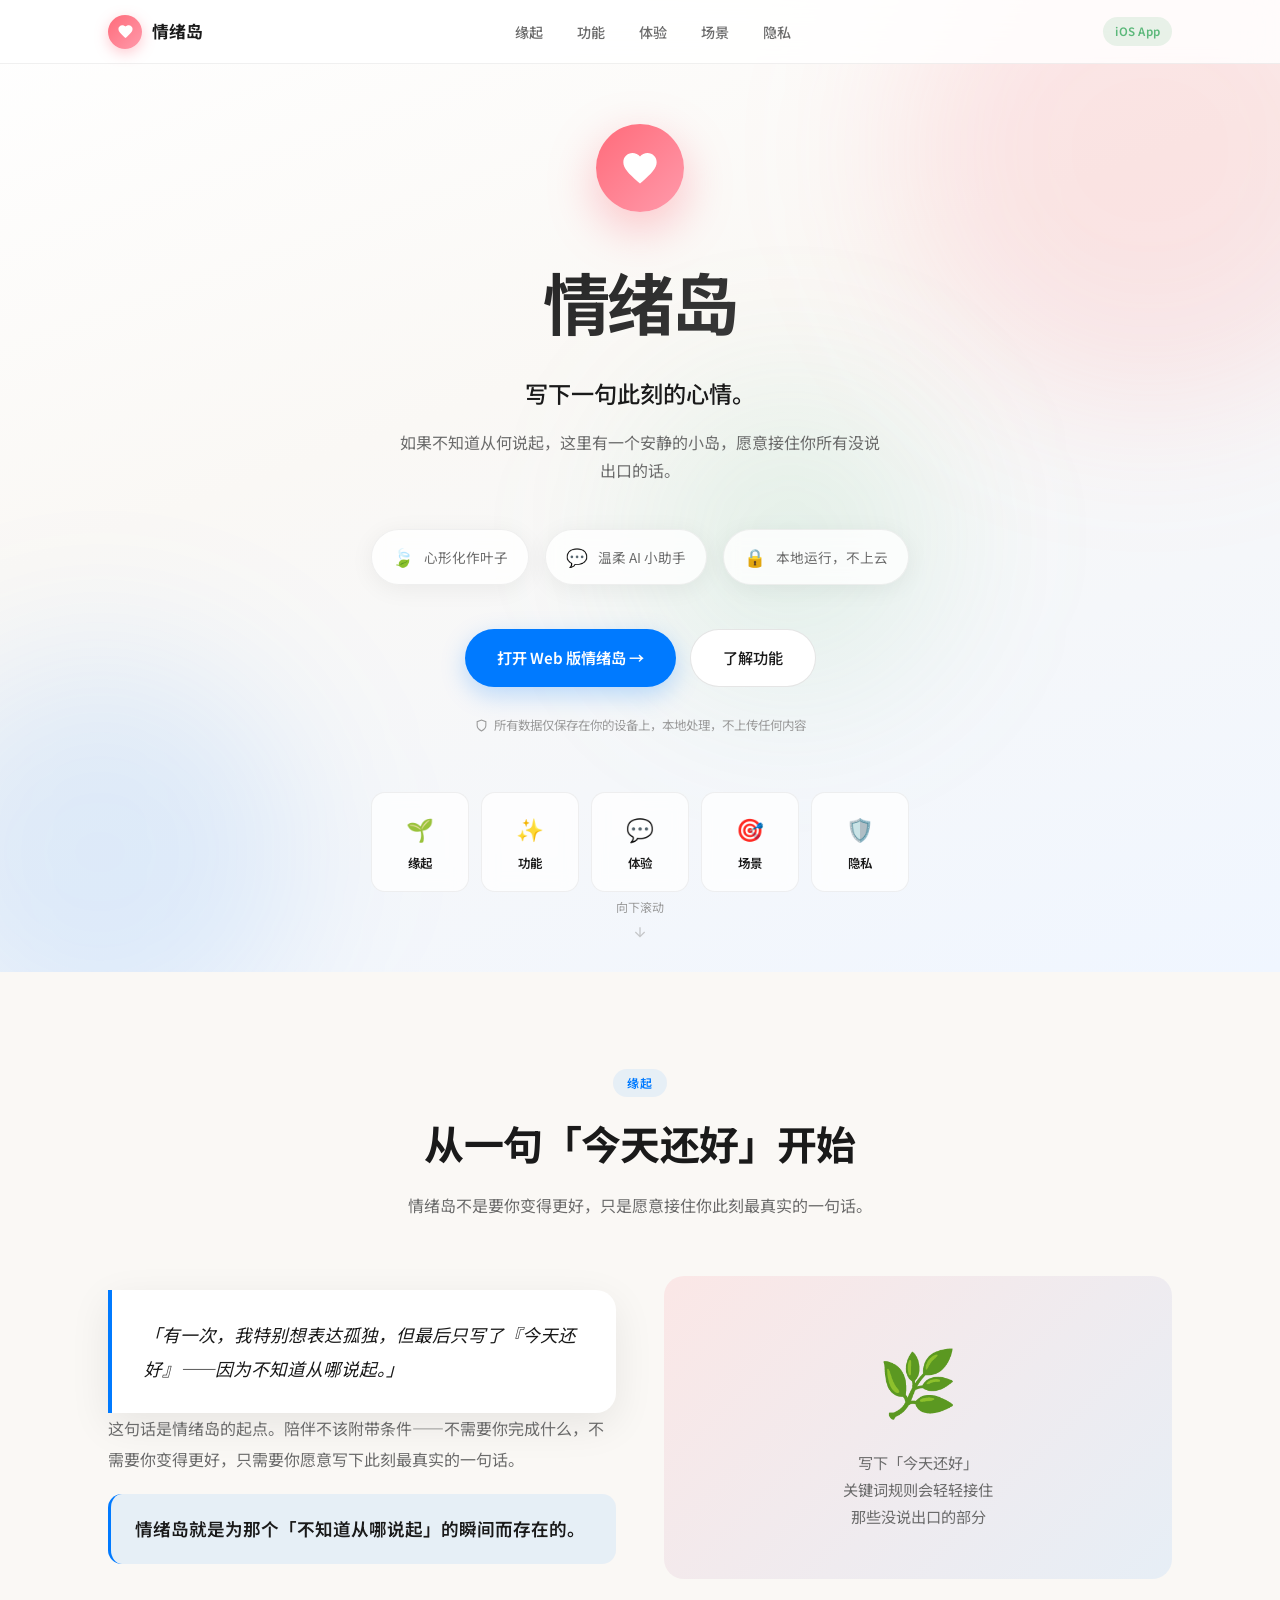
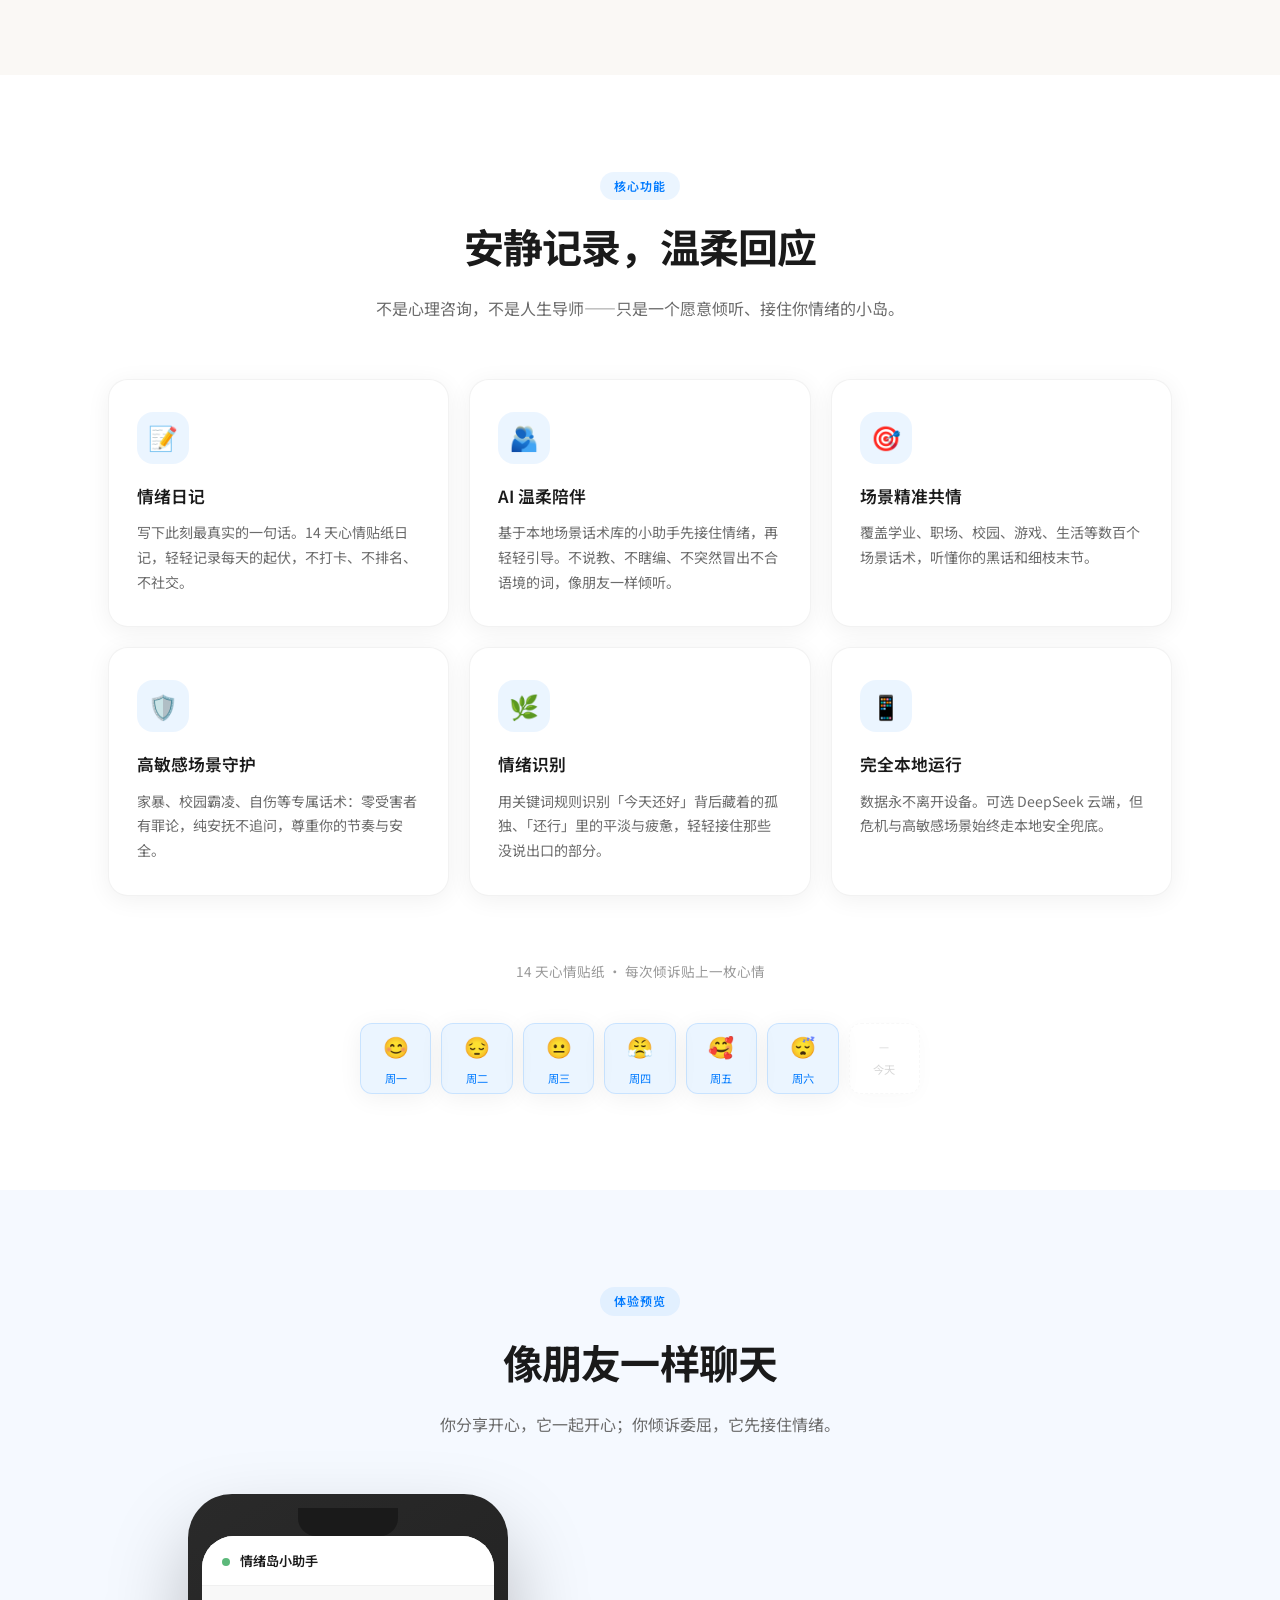
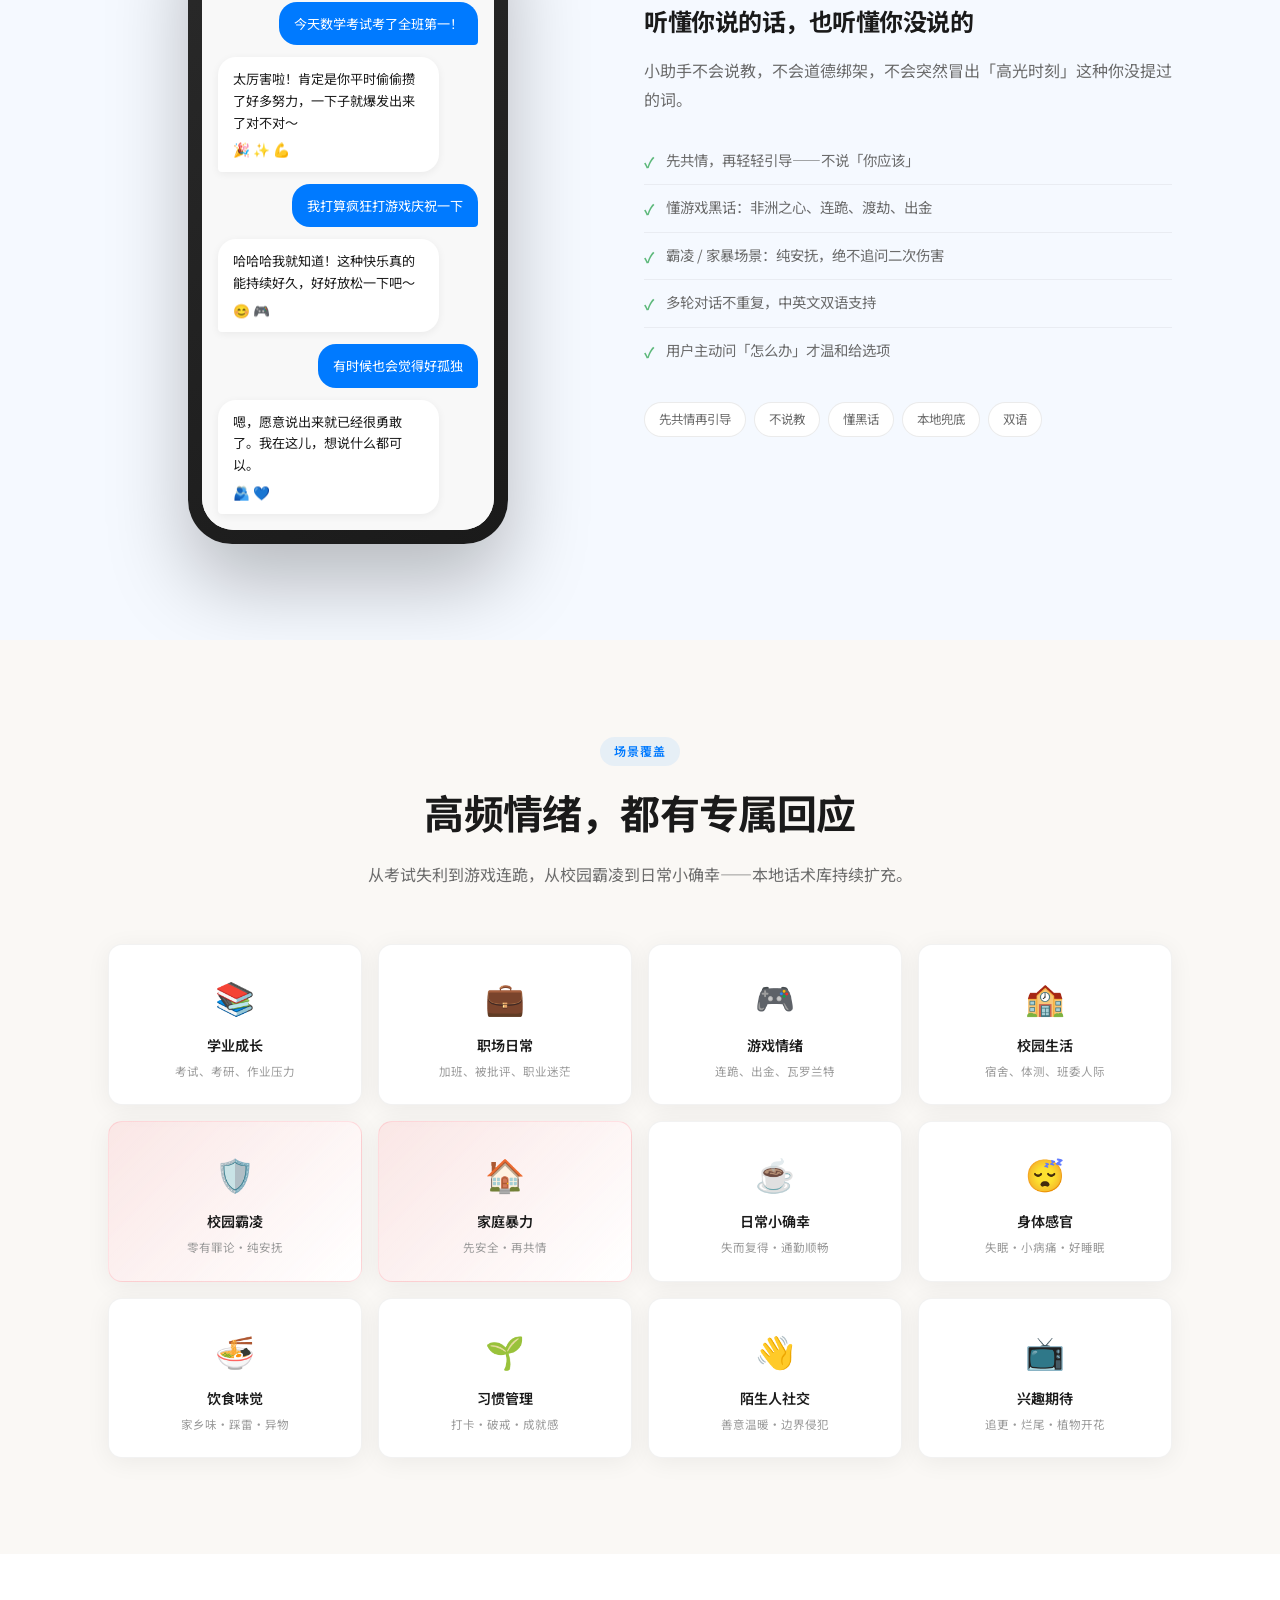
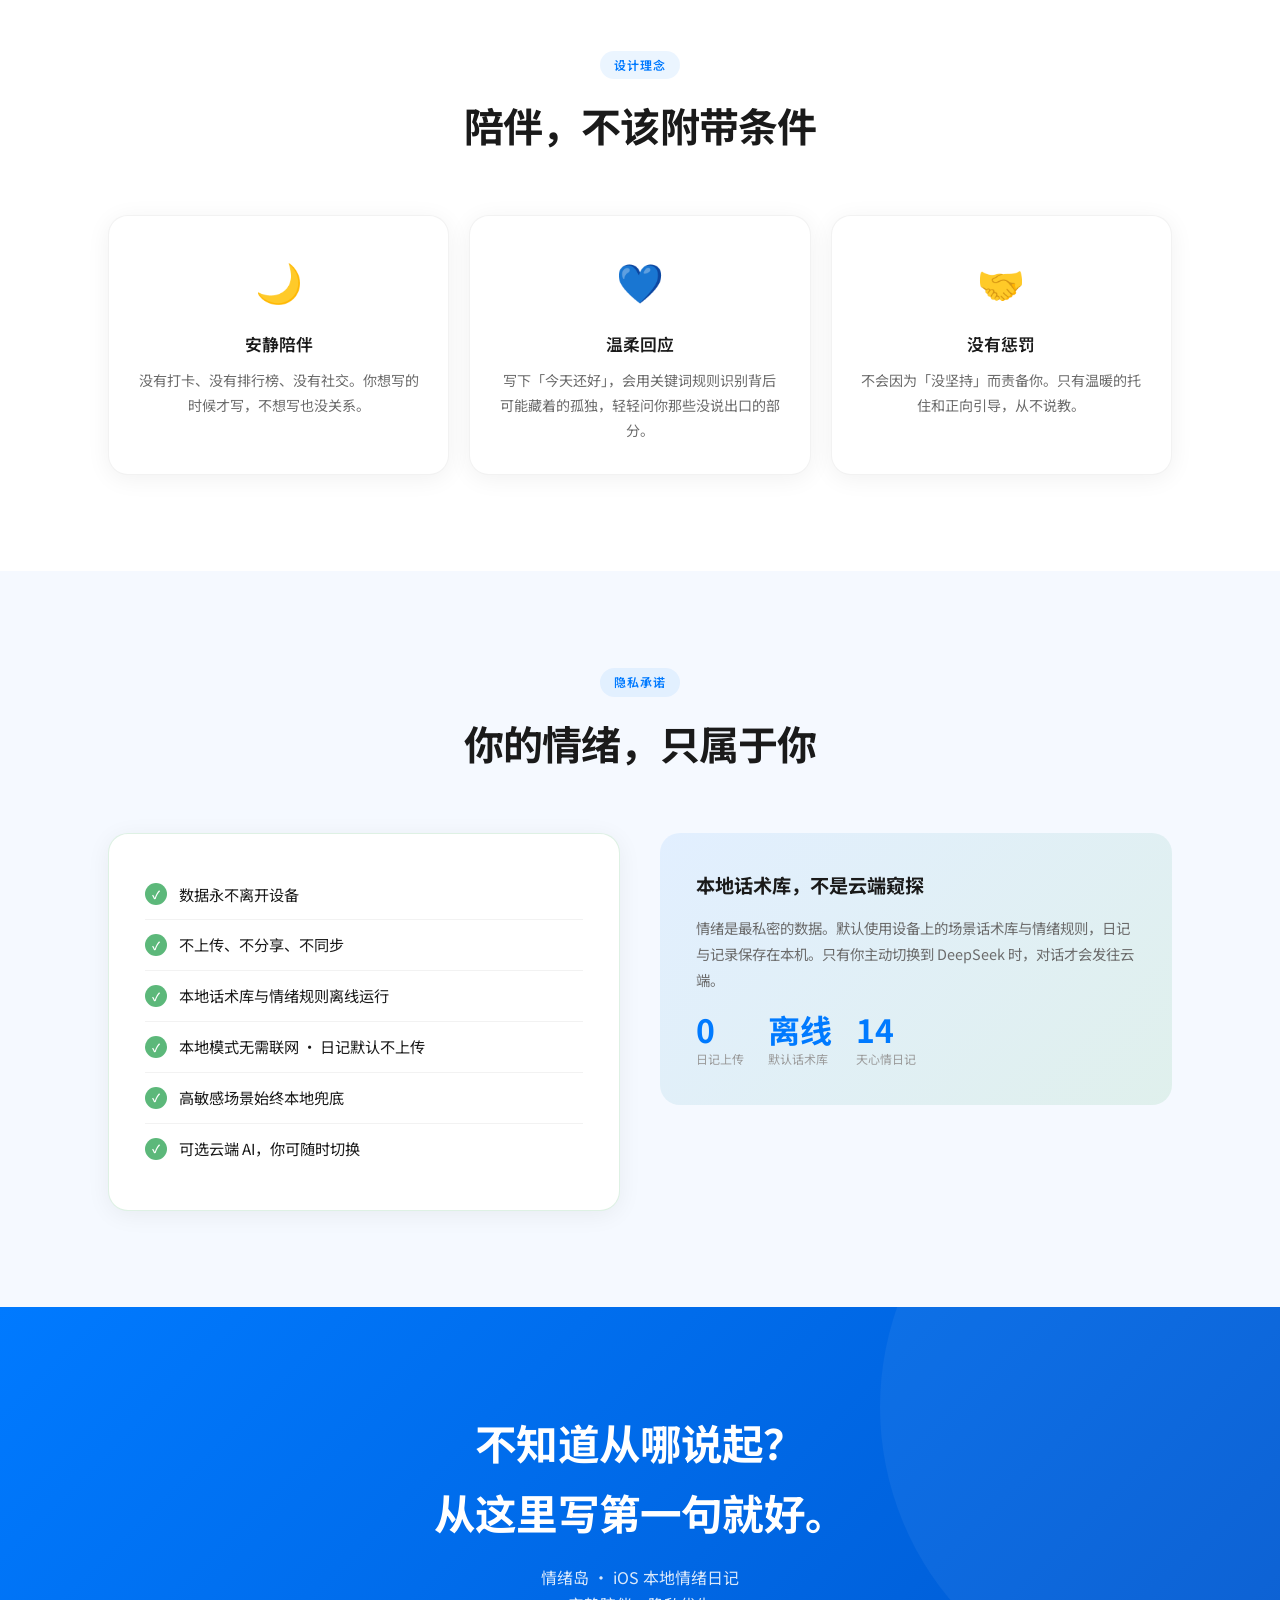
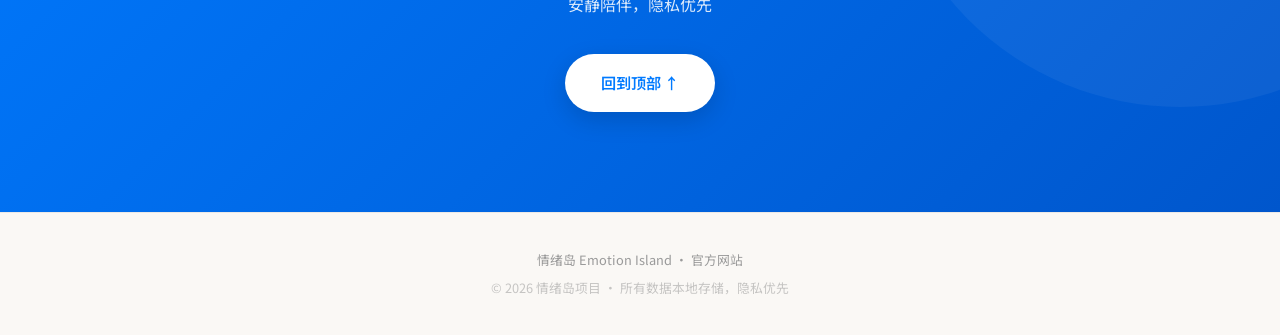
<file: index.html>
<!DOCTYPE html>
<html lang="zh-CN">
<head>
  <meta charset="UTF-8" />
  <meta name="viewport" content="width=device-width, initial-scale=1.0" />
  <meta name="description" content="情绪岛 — 安静的情绪日记，本地话术库温柔陪伴，接住你没说出口的话。" />
  <meta property="og:title" content="情绪岛 · Emotion Island" />
  <meta property="og:description" content="写下一句此刻的心情。本地运行，温柔陪伴，隐私优先。" />
  <title>情绪岛 · Emotion Island</title>
  <link rel="icon" href="favicon.svg" type="image/svg+xml" />
  <link rel="preconnect" href="https://fonts.googleapis.com" />
  <link rel="preconnect" href="https://fonts.gstatic.com" crossorigin />
  <link href="https://fonts.googleapis.com/css2?family=Noto+Sans+SC:wght@300;400;500;600;700&display=swap" rel="stylesheet" />
  <link rel="stylesheet" href="css/style.css" />
</head>
<body>

  <nav>
    <div class="nav-inner">
      <a href="#" class="logo">
        <div class="logo-icon">
          <svg viewBox="0 0 24 24"><path d="M12 21.35l-1.45-1.32C5.4 15.36 2 12.28 2 8.5 2 5.42 4.42 3 7.5 3c1.74 0 3.41.81 4.5 2.09C13.09 3.81 14.76 3 16.5 3 19.58 3 22 5.42 22 8.5c0 3.78-3.4 6.86-8.55 11.54L12 21.35z"/></svg>
        </div>
        情绪岛
      </a>
      <ul class="nav-links" id="navLinks">
        <li><a href="#origin">缘起</a></li>
        <li><a href="#features">功能</a></li>
        <li><a href="#demo">体验</a></li>
        <li><a href="#scenarios">场景</a></li>
        <li><a href="#privacy">隐私</a></li>
      </ul>
      <div class="nav-right">
        <span class="nav-badge">iOS App</span>
        <button class="menu-btn" id="menuBtn" aria-label="菜单">
          <svg width="22" height="22" viewBox="0 0 24 24" fill="none" stroke="#333" stroke-width="2">
            <line x1="3" y1="6" x2="21" y2="6"/><line x1="3" y1="12" x2="21" y2="12"/><line x1="3" y1="18" x2="21" y2="18"/>
          </svg>
        </button>
      </div>
    </div>
  </nav>

  <!-- ── Hero ── -->
  <header class="hero" id="top">
    <div class="hero-blob hero-blob-1"></div>
    <div class="hero-blob hero-blob-2"></div>
    <div class="hero-blob hero-blob-3"></div>

    <div class="container">
      <div class="hero-heart">
        <svg viewBox="0 0 24 24"><path d="M12 21.35l-1.45-1.32C5.4 15.36 2 12.28 2 8.5 2 5.42 4.42 3 7.5 3c1.74 0 3.41.81 4.5 2.09C13.09 3.81 14.76 3 16.5 3 19.58 3 22 5.42 22 8.5c0 3.78-3.4 6.86-8.55 11.54L12 21.35z"/></svg>
      </div>
      <h1>情绪岛</h1>
      <p class="hero-sub">写下一句此刻的心情。</p>
      <p class="hero-desc">如果不知道从何说起，这里有一个安静的小岛，愿意接住你所有没说出口的话。</p>

      <div class="hero-features">
        <div class="hero-feat"><span class="hero-feat-icon">🍃</span>心形化作叶子</div>
        <div class="hero-feat"><span class="hero-feat-icon">💬</span>温柔 AI 小助手</div>
        <div class="hero-feat"><span class="hero-feat-icon">🔒</span>本地运行，不上云</div>
      </div>

      <div class="hero-actions">
        <a href="app/" class="btn-primary">打开 Web 版情绪岛 →</a>
        <a href="#features" class="btn-ghost">了解功能</a>
      </div>

      <p class="privacy-note">
        <svg width="13" height="13" viewBox="0 0 24 24" fill="none" stroke="currentColor" stroke-width="2"><path d="M12 22s8-4 8-10V5l-8-3-8 3v7c0 6 8 10 8 10z"/></svg>
        所有数据仅保存在你的设备上，本地处理，不上传任何内容
      </p>

      <div class="hero-quick">
        <a href="#origin" class="quick-card"><div class="qc-icon">🌱</div><div class="qc-label">缘起</div></a>
        <a href="#features" class="quick-card"><div class="qc-icon">✨</div><div class="qc-label">功能</div></a>
        <a href="#demo" class="quick-card"><div class="qc-icon">💬</div><div class="qc-label">体验</div></a>
        <a href="#scenarios" class="quick-card"><div class="qc-icon">🎯</div><div class="qc-label">场景</div></a>
        <a href="#privacy" class="quick-card"><div class="qc-icon">🛡️</div><div class="qc-label">隐私</div></a>
      </div>
    </div>

    <div class="scroll-hint">
      <span>向下滚动</span>
      <svg width="16" height="16" viewBox="0 0 24 24" fill="none" stroke="currentColor" stroke-width="2"><path d="M12 5v14M5 12l7 7 7-7"/></svg>
    </div>
  </header>

  <!-- ── 缘起 ── -->
  <section id="origin" class="alt">
    <div class="container reveal">
      <div class="section-header">
        <span class="section-label">缘起</span>
        <h2 class="section-title">从一句「今天还好」开始</h2>
        <p class="section-desc">情绪岛不是要你变得更好，只是愿意接住你此刻最真实的一句话。</p>
      </div>

      <div class="origin-layout">
        <div>
          <div class="origin-quote">
            「有一次，我特别想表达孤独，但最后只写了『今天还好』——因为不知道从哪说起。」
          </div>
          <p class="origin-text">
            这句话是情绪岛的起点。陪伴不该附带条件——不需要你完成什么，不需要你变得更好，只需要你愿意写下此刻最真实的一句话。
          </p>
          <p class="origin-highlight">情绪岛就是为那个「不知道从哪说起」的瞬间而存在的。</p>
        </div>
        <div class="origin-visual">
          <div class="ov-emoji">🌿</div>
          <p>写下「今天还好」<br>关键词规则会轻轻接住<br>那些没说出口的部分</p>
        </div>
      </div>
    </div>
  </section>

  <!-- ── 功能 ── -->
  <section id="features">
    <div class="container reveal">
      <div class="section-header">
        <span class="section-label">核心功能</span>
        <h2 class="section-title">安静记录，温柔回应</h2>
        <p class="section-desc">不是心理咨询，不是人生导师——只是一个愿意倾听、接住你情绪的小岛。</p>
      </div>

      <div class="feature-grid">
        <div class="feature-card">
          <div class="feature-icon">📝</div>
          <h3>情绪日记</h3>
          <p>写下此刻最真实的一句话。14 天心情贴纸日记，轻轻记录每天的起伏，不打卡、不排名、不社交。</p>
        </div>
        <div class="feature-card">
          <div class="feature-icon">🫂</div>
          <h3>AI 温柔陪伴</h3>
          <p>基于本地场景话术库的小助手先接住情绪，再轻轻引导。不说教、不瞎编、不突然冒出不合语境的词，像朋友一样倾听。</p>
        </div>
        <div class="feature-card">
          <div class="feature-icon">🎯</div>
          <h3>场景精准共情</h3>
          <p>覆盖学业、职场、校园、游戏、生活等数百个场景话术，听懂你的黑话和细枝末节。</p>
        </div>
        <div class="feature-card">
          <div class="feature-icon">🛡️</div>
          <h3>高敏感场景守护</h3>
          <p>家暴、校园霸凌、自伤等专属话术：零受害者有罪论，纯安抚不追问，尊重你的节奏与安全。</p>
        </div>
        <div class="feature-card">
          <div class="feature-icon">🌿</div>
          <h3>情绪识别</h3>
          <p>用关键词规则识别「今天还好」背后藏着的孤独、「还行」里的平淡与疲惫，轻轻接住那些没说出口的部分。</p>
        </div>
        <div class="feature-card">
          <div class="feature-icon">📱</div>
          <h3>完全本地运行</h3>
          <p>数据永不离开设备。可选 DeepSeek 云端，但危机与高敏感场景始终走本地安全兜底。</p>
        </div>
      </div>

      <!-- 心情日记预览 -->
      <div style="margin-top:64px; text-align:center;">
        <p style="font-size:0.85rem; color:var(--text-muted); margin-bottom:16px;">14 天心情贴纸 · 每次倾诉贴上一枚心情</p>
        <div class="diary-preview">
          <div class="diary-day filled"><span class="dd-emoji">😊</span><span>周一</span></div>
          <div class="diary-day filled"><span class="dd-emoji">😔</span><span>周二</span></div>
          <div class="diary-day filled"><span class="dd-emoji">😐</span><span>周三</span></div>
          <div class="diary-day filled"><span class="dd-emoji">😤</span><span>周四</span></div>
          <div class="diary-day filled"><span class="dd-emoji">🥰</span><span>周五</span></div>
          <div class="diary-day filled"><span class="dd-emoji">😴</span><span>周六</span></div>
          <div class="diary-day empty"><span>—</span><span>今天</span></div>
        </div>
      </div>
    </div>
  </section>

  <!-- ── 体验 ── -->
  <section id="demo" class="cool">
    <div class="container reveal">
      <div class="section-header">
        <span class="section-label">体验预览</span>
        <h2 class="section-title">像朋友一样聊天</h2>
        <p class="section-desc">你分享开心，它一起开心；你倾诉委屈，它先接住情绪。</p>
      </div>

      <div class="demo-wrap">
        <div>
          <div class="phone-mock">
            <div class="phone-notch"></div>
            <div class="phone-screen">
              <div class="phone-header">
                <div class="phone-header-dot"></div>
                <span>情绪岛小助手</span>
              </div>
              <div class="chat-area">
                <div class="bubble bubble-user">今天数学考试考了全班第一！</div>
                <div class="bubble bubble-ai">
                  太厉害啦！肯定是你平时偷偷攒了好多努力，一下子就爆发出来了对不对～
                  <span class="emoji">🎉 ✨ 💪</span>
                </div>
                <div class="bubble bubble-user">我打算疯狂打游戏庆祝一下</div>
                <div class="bubble bubble-ai">
                  哈哈哈我就知道！这种快乐真的能持续好久，好好放松一下吧～
                  <span class="emoji">😊 🎮</span>
                </div>
                <div class="bubble bubble-user">有时候也会觉得好孤独</div>
                <div class="bubble bubble-ai">
                  嗯，愿意说出来就已经很勇敢了。我在这儿，想说什么都可以。
                  <span class="emoji">🫂 💙</span>
                </div>
              </div>
            </div>
          </div>
        </div>

        <div class="demo-info">
          <h3>听懂你说的话，也听懂你没说的</h3>
          <p>小助手不会说教，不会道德绑架，不会突然冒出「高光时刻」这种你没提过的词。</p>
          <ul class="demo-list">
            <li><span class="dl-check">✓</span>先共情，再轻轻引导——不说「你应该」</li>
            <li><span class="dl-check">✓</span>懂游戏黑话：非洲之心、连跪、渡劫、出金</li>
            <li><span class="dl-check">✓</span>霸凌 / 家暴场景：纯安抚，绝不追问二次伤害</li>
            <li><span class="dl-check">✓</span>多轮对话不重复，中英文双语支持</li>
            <li><span class="dl-check">✓</span>用户主动问「怎么办」才温和给选项</li>
          </ul>
          <div class="demo-tags">
            <span class="tag">先共情再引导</span>
            <span class="tag">不说教</span>
            <span class="tag">懂黑话</span>
            <span class="tag">本地兜底</span>
            <span class="tag">双语</span>
          </div>
        </div>
      </div>
    </div>
  </section>

  <!-- ── 场景 ── -->
  <section id="scenarios" class="alt">
    <div class="container reveal">
      <div class="section-header">
        <span class="section-label">场景覆盖</span>
        <h2 class="section-title">高频情绪，都有专属回应</h2>
        <p class="section-desc">从考试失利到游戏连跪，从校园霸凌到日常小确幸——本地话术库持续扩充。</p>
      </div>

      <div class="scenario-grid">
        <div class="scenario-item"><div class="scenario-emoji">📚</div><h4>学业成长</h4><p>考试、考研、作业压力</p></div>
        <div class="scenario-item"><div class="scenario-emoji">💼</div><h4>职场日常</h4><p>加班、被批评、职业迷茫</p></div>
        <div class="scenario-item"><div class="scenario-emoji">🎮</div><h4>游戏情绪</h4><p>连跪、出金、瓦罗兰特</p></div>
        <div class="scenario-item"><div class="scenario-emoji">🏫</div><h4>校园生活</h4><p>宿舍、体测、班委人际</p></div>
        <div class="scenario-item highlight"><div class="scenario-emoji">🛡️</div><h4>校园霸凌</h4><p>零有罪论·纯安抚</p></div>
        <div class="scenario-item highlight"><div class="scenario-emoji">🏠</div><h4>家庭暴力</h4><p>先安全·再共情</p></div>
        <div class="scenario-item"><div class="scenario-emoji">☕</div><h4>日常小确幸</h4><p>失而复得·通勤顺畅</p></div>
        <div class="scenario-item"><div class="scenario-emoji">😴</div><h4>身体感官</h4><p>失眠·小病痛·好睡眠</p></div>
        <div class="scenario-item"><div class="scenario-emoji">🍜</div><h4>饮食味觉</h4><p>家乡味·踩雷·异物</p></div>
        <div class="scenario-item"><div class="scenario-emoji">🌱</div><h4>习惯管理</h4><p>打卡·破戒·成就感</p></div>
        <div class="scenario-item"><div class="scenario-emoji">👋</div><h4>陌生人社交</h4><p>善意温暖·边界侵犯</p></div>
        <div class="scenario-item"><div class="scenario-emoji">📺</div><h4>兴趣期待</h4><p>追更·烂尾·植物开花</p></div>
      </div>
    </div>
  </section>

  <!-- ── 设计理念 ── -->
  <section id="philosophy">
    <div class="container reveal">
      <div class="section-header">
        <span class="section-label">设计理念</span>
        <h2 class="section-title">陪伴，不该附带条件</h2>
      </div>
      <div class="philosophy-grid">
        <div class="philosophy-card">
          <span class="philosophy-icon">🌙</span>
          <h3>安静陪伴</h3>
          <p>没有打卡、没有排行榜、没有社交。你想写的时候才写，不想写也没关系。</p>
        </div>
        <div class="philosophy-card">
          <span class="philosophy-icon">💙</span>
          <h3>温柔回应</h3>
          <p>写下「今天还好」，会用关键词规则识别背后可能藏着的孤独，轻轻问你那些没说出口的部分。</p>
        </div>
        <div class="philosophy-card">
          <span class="philosophy-icon">🤝</span>
          <h3>没有惩罚</h3>
          <p>不会因为「没坚持」而责备你。只有温暖的托住和正向引导，从不说教。</p>
        </div>
      </div>
    </div>
  </section>

  <!-- ── 隐私 ── -->
  <section id="privacy" class="cool">
    <div class="container reveal">
      <div class="section-header">
        <span class="section-label">隐私承诺</span>
        <h2 class="section-title">你的情绪，只属于你</h2>
      </div>

      <div class="privacy-layout">
        <div class="privacy-box">
          <ul class="privacy-list">
            <li>数据永不离开设备</li>
            <li>不上传、不分享、不同步</li>
            <li>本地话术库与情绪规则离线运行</li>
            <li>本地模式无需联网 · 日记默认不上传</li>
            <li>高敏感场景始终本地兜底</li>
            <li>可选云端 AI，你可随时切换</li>
          </ul>
        </div>
        <div class="privacy-aside">
          <h3>本地话术库，不是云端窥探</h3>
          <p>情绪是最私密的数据。默认使用设备上的场景话术库与情绪规则，日记与记录保存在本机。只有你主动切换到 DeepSeek 时，对话才会发往云端。</p>
          <div class="stat-row">
            <div class="stat-item">
              <div class="stat-num">0</div>
              <div class="stat-label">日记上传</div>
            </div>
            <div class="stat-item">
              <div class="stat-num">离线</div>
              <div class="stat-label">默认话术库</div>
            </div>
            <div class="stat-item">
              <div class="stat-num">14</div>
              <div class="stat-label">天心情日记</div>
            </div>
          </div>
        </div>
      </div>
    </div>
  </section>

  <!-- ── CTA ── -->
  <section class="cta">
    <h2>不知道从哪说起？<br>从这里写第一句就好。</h2>
    <p>情绪岛 · iOS 本地情绪日记<br>安静陪伴，隐私优先</p>
    <a href="#top" class="btn-white">回到顶部 ↑</a>
  </section>

  <footer>
    <p>情绪岛 Emotion Island · 官方网站</p>
    <p style="margin-top:6px; opacity:0.55;">© 2026 情绪岛项目 · 所有数据本地存储，隐私优先</p>
  </footer>

  <script src="js/main.js"></script>
</body>
</html>
</file>
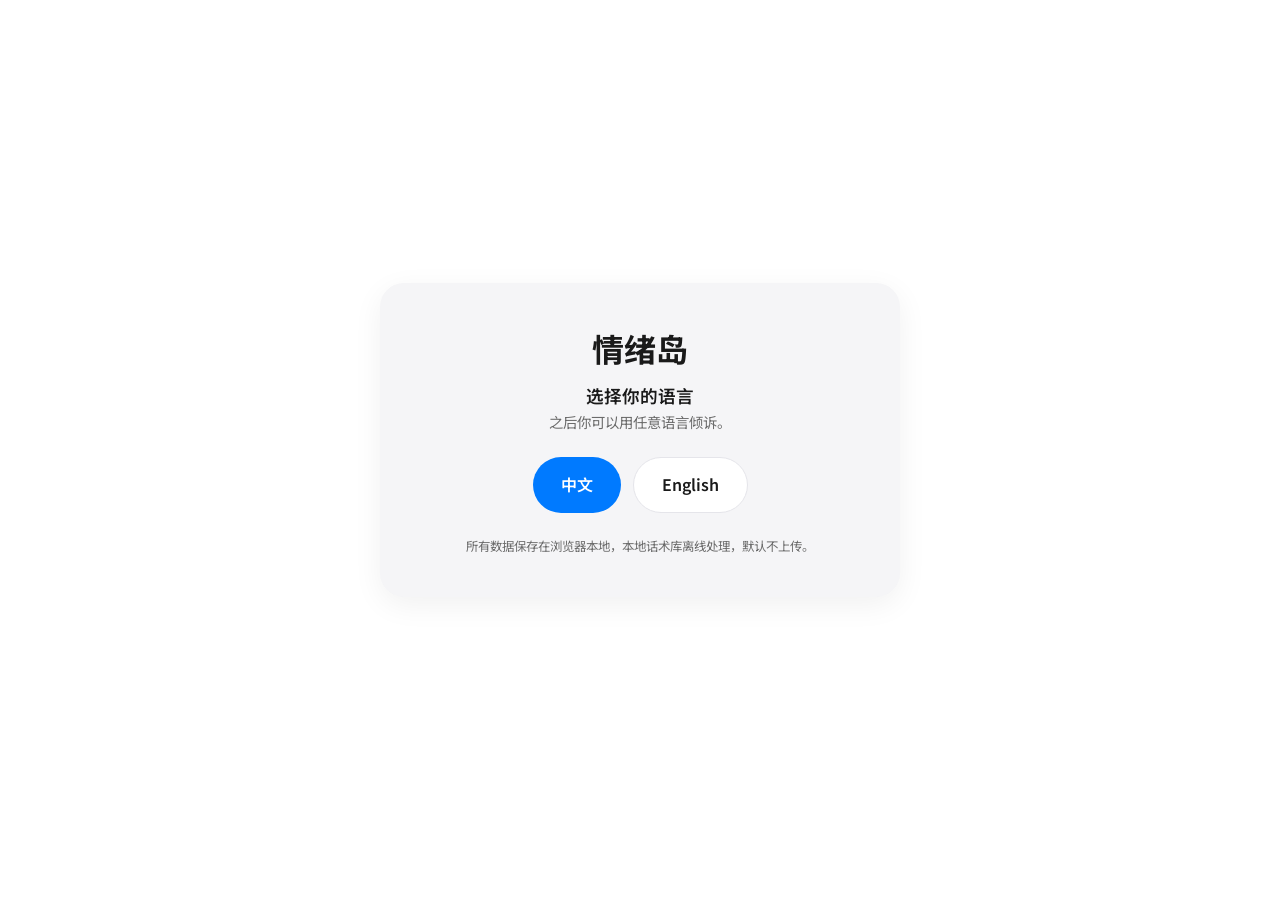
<file: app/index.html>
<!DOCTYPE html>
<html lang="zh-CN">
<head>
  <meta charset="UTF-8" />
  <meta name="viewport" content="width=device-width, initial-scale=1.0, viewport-fit=cover" />
  <meta name="description" content="情绪岛 Web 版 — 本地话术库情绪日记，离线陪伴聊天。" />
  <meta name="theme-color" content="#ffffff" />
  <title>情绪岛 · Web 版</title>
  <link rel="icon" href="favicon.svg" type="image/svg+xml" />
  <link rel="preconnect" href="https://fonts.googleapis.com" />
  <link rel="preconnect" href="https://fonts.gstatic.com" crossorigin />
  <link href="https://fonts.googleapis.com/css2?family=Noto+Sans+SC:wght@400;500;600;700&display=swap" rel="stylesheet" />
  <link rel="stylesheet" href="css/app.css" />
</head>
<body>
  <div id="app"></div>
  <script type="module" src="app.js"></script>
</body>
</html>
</file>
<file: css/style.css>
:root {
  --blue: #007aff;
  --blue-dark: #0056cc;
  --blue-soft: rgba(0, 122, 255, 0.08);
  --blue-glow: rgba(0, 122, 255, 0.25);
  --green: #5cb87a;
  --green-soft: rgba(92, 184, 122, 0.14);
  --pink: #ff6b7a;
  --pink-soft: rgba(255, 107, 122, 0.12);
  --text: #1a1a1a;
  --text-secondary: #6b6b6b;
  --text-muted: #9a9a9a;
  --bg: #ffffff;
  --bg-warm: #faf8f5;
  --bg-cool: #f5f9ff;
  --card: #ffffff;
  --radius: 20px;
  --radius-sm: 14px;
  --shadow: 0 4px 24px rgba(0, 0, 0, 0.06);
  --shadow-md: 0 12px 40px rgba(0, 0, 0, 0.08);
  --shadow-lg: 0 24px 64px rgba(0, 122, 255, 0.15);
  --nav-h: 64px;
}

* { box-sizing: border-box; margin: 0; padding: 0; }

html { scroll-behavior: smooth; scroll-padding-top: var(--nav-h); }

body {
  font-family: "Noto Sans SC", -apple-system, BlinkMacSystemFont, sans-serif;
  color: var(--text);
  background: var(--bg);
  line-height: 1.7;
  -webkit-font-smoothing: antialiased;
  overflow-x: hidden;
}

a { color: var(--blue); text-decoration: none; }

.container {
  max-width: 1120px;
  margin: 0 auto;
  padding: 0 28px;
}

/* ── Nav ── */
nav {
  position: fixed;
  top: 0; left: 0; right: 0;
  z-index: 200;
  height: var(--nav-h);
  background: rgba(255, 255, 255, 0.82);
  backdrop-filter: blur(16px);
  -webkit-backdrop-filter: blur(16px);
  border-bottom: 1px solid rgba(0, 0, 0, 0.06);
}

.nav-inner {
  max-width: 1120px;
  margin: 0 auto;
  padding: 0 28px;
  height: 100%;
  display: flex;
  align-items: center;
  gap: 32px;
}

.logo {
  display: flex;
  align-items: center;
  gap: 10px;
  font-weight: 700;
  font-size: 1.05rem;
  color: var(--text);
  flex-shrink: 0;
}

.logo-icon {
  width: 34px; height: 34px;
  background: linear-gradient(135deg, #ff6b7a, #ff9aab);
  border-radius: 50%;
  display: flex;
  align-items: center;
  justify-content: center;
  box-shadow: 0 4px 14px rgba(255, 107, 122, 0.35);
}

.logo-icon svg { width: 17px; height: 17px; fill: white; }

.nav-links {
  display: flex;
  gap: 6px;
  list-style: none;
  flex: 1;
  justify-content: center;
}

.nav-links a {
  font-size: 0.88rem;
  color: var(--text-secondary);
  padding: 6px 14px;
  border-radius: 999px;
  transition: color 0.2s, background 0.2s;
  font-weight: 500;
}

.nav-links a:hover,
.nav-links a.active {
  color: var(--blue);
  background: var(--blue-soft);
}

.nav-right {
  display: flex;
  align-items: center;
  gap: 12px;
  flex-shrink: 0;
}

.nav-badge {
  font-size: 0.72rem;
  padding: 5px 12px;
  background: var(--green-soft);
  color: var(--green);
  border-radius: 999px;
  font-weight: 600;
  letter-spacing: 0.02em;
}

.menu-btn {
  display: none;
  background: none;
  border: none;
  cursor: pointer;
  padding: 4px;
}

/* ── Hero ── */
.hero {
  min-height: 100vh;
  padding: calc(var(--nav-h) + 60px) 0 80px;
  display: flex;
  align-items: center;
  position: relative;
  overflow: hidden;
  background: linear-gradient(160deg, #fff 0%, #faf8f5 40%, #f0f6ff 100%);
}

.hero-blob {
  position: absolute;
  border-radius: 50%;
  filter: blur(80px);
  pointer-events: none;
}

.hero-blob-1 {
  width: 500px; height: 500px;
  background: rgba(255, 107, 122, 0.15);
  top: -100px; right: -120px;
}

.hero-blob-2 {
  width: 400px; height: 400px;
  background: rgba(0, 122, 255, 0.1);
  bottom: -80px; left: -100px;
}

.hero-blob-3 {
  width: 300px; height: 300px;
  background: rgba(92, 184, 122, 0.12);
  top: 40%; left: 50%;
}

.hero .container {
  position: relative;
  z-index: 1;
  text-align: center;
}

.hero-heart {
  width: 88px; height: 88px;
  margin: 0 auto 32px;
  background: linear-gradient(135deg, #ff6b7a 0%, #ff9aab 100%);
  border-radius: 50%;
  display: flex;
  align-items: center;
  justify-content: center;
  box-shadow: 0 16px 48px rgba(255, 107, 122, 0.4);
  animation: float 4s ease-in-out infinite;
}

@keyframes float {
  0%, 100% { transform: translateY(0); }
  50% { transform: translateY(-8px); }
}

.hero-heart svg { width: 40px; height: 40px; fill: white; }

.hero h1 {
  font-size: clamp(2.8rem, 7vw, 4.2rem);
  font-weight: 700;
  letter-spacing: -0.03em;
  margin-bottom: 16px;
  background: linear-gradient(135deg, #1a1a1a 0%, #444 100%);
  -webkit-background-clip: text;
  -webkit-text-fill-color: transparent;
  background-clip: text;
}

.hero-sub {
  font-size: clamp(1.15rem, 2.5vw, 1.45rem);
  font-weight: 500;
  color: var(--text);
  margin-bottom: 14px;
}

.hero-desc {
  font-size: 1rem;
  color: var(--text-secondary);
  max-width: 480px;
  margin: 0 auto 44px;
  line-height: 1.8;
}

.hero-features {
  display: flex;
  justify-content: center;
  gap: 16px;
  flex-wrap: wrap;
  margin-bottom: 44px;
}

.hero-feat {
  display: flex;
  align-items: center;
  gap: 10px;
  padding: 12px 20px;
  background: rgba(255, 255, 255, 0.8);
  border: 1px solid rgba(0, 0, 0, 0.06);
  border-radius: 999px;
  font-size: 0.85rem;
  color: var(--text-secondary);
  backdrop-filter: blur(8px);
  box-shadow: var(--shadow);
}

.hero-feat-icon { font-size: 1.1rem; }

.hero-actions {
  display: flex;
  gap: 14px;
  justify-content: center;
  flex-wrap: wrap;
  margin-bottom: 28px;
}

.btn-primary {
  display: inline-flex;
  align-items: center;
  gap: 8px;
  padding: 15px 32px;
  background: var(--blue);
  color: white;
  border: none;
  border-radius: 999px;
  font-size: 0.95rem;
  font-weight: 600;
  cursor: pointer;
  transition: transform 0.2s, box-shadow 0.2s;
  box-shadow: 0 8px 24px var(--blue-glow);
}

.btn-primary:hover {
  transform: translateY(-2px);
  box-shadow: var(--shadow-lg);
}

.btn-ghost {
  display: inline-flex;
  align-items: center;
  gap: 8px;
  padding: 15px 32px;
  background: white;
  color: var(--text);
  border: 1px solid rgba(0, 0, 0, 0.1);
  border-radius: 999px;
  font-size: 0.95rem;
  font-weight: 500;
  cursor: pointer;
  transition: transform 0.2s, border-color 0.2s;
}

.btn-ghost:hover {
  transform: translateY(-2px);
  border-color: var(--blue);
  color: var(--blue);
}

.privacy-note {
  font-size: 0.78rem;
  color: var(--text-muted);
  display: flex;
  align-items: center;
  justify-content: center;
  gap: 6px;
}

.scroll-hint {
  position: absolute;
  bottom: 32px;
  left: 50%;
  transform: translateX(-50%);
  display: flex;
  flex-direction: column;
  align-items: center;
  gap: 6px;
  color: var(--text-muted);
  font-size: 0.75rem;
  animation: bounce 2s ease infinite;
}

.scroll-hint svg { opacity: 0.5; }

@keyframes bounce {
  0%, 100% { transform: translateX(-50%) translateY(0); }
  50% { transform: translateX(-50%) translateY(6px); }
}

/* ── Quick nav cards on hero bottom ── */
.hero-quick {
  display: grid;
  grid-template-columns: repeat(5, 1fr);
  gap: 12px;
  margin-top: 56px;
  max-width: 700px;
  margin-left: auto;
  margin-right: auto;
}

.quick-card {
  padding: 16px 12px;
  background: rgba(255, 255, 255, 0.75);
  border: 1px solid rgba(0, 0, 0, 0.06);
  border-radius: var(--radius-sm);
  text-align: center;
  transition: transform 0.2s, box-shadow 0.2s, border-color 0.2s;
  backdrop-filter: blur(8px);
}

.quick-card:hover {
  transform: translateY(-3px);
  box-shadow: var(--shadow-md);
  border-color: var(--blue);
}

.quick-card .qc-icon { font-size: 1.4rem; margin-bottom: 6px; }
.quick-card .qc-label { font-size: 0.78rem; font-weight: 600; color: var(--text); }

/* ── Sections ── */
section {
  padding: 96px 0;
  position: relative;
}

section.alt { background: var(--bg-warm); }
section.cool { background: var(--bg-cool); }

.section-header {
  text-align: center;
  margin-bottom: 56px;
}

.section-label {
  display: inline-block;
  font-size: 0.75rem;
  color: var(--blue);
  font-weight: 600;
  letter-spacing: 0.1em;
  text-transform: uppercase;
  margin-bottom: 12px;
  padding: 4px 14px;
  background: var(--blue-soft);
  border-radius: 999px;
}

.section-title {
  font-size: clamp(1.8rem, 4vw, 2.5rem);
  font-weight: 700;
  margin-bottom: 14px;
  letter-spacing: -0.02em;
}

.section-desc {
  color: var(--text-secondary);
  max-width: 560px;
  margin: 0 auto;
  font-size: 1rem;
  line-height: 1.8;
}

/* ── Origin ── */
.origin-layout {
  display: grid;
  grid-template-columns: 1fr 1fr;
  gap: 48px;
  align-items: center;
}

.origin-quote {
  border-left: 4px solid var(--blue);
  padding: 28px 32px;
  background: white;
  border-radius: 0 var(--radius) var(--radius) 0;
  font-style: italic;
  font-size: 1.1rem;
  line-height: 1.9;
  box-shadow: var(--shadow-md);
  color: var(--text);
}

.origin-text {
  font-size: 1rem;
  line-height: 1.9;
  color: var(--text-secondary);
  margin-bottom: 20px;
}

.origin-highlight {
  font-weight: 600;
  font-size: 1.1rem;
  color: var(--text);
  padding: 20px 24px;
  background: var(--blue-soft);
  border-radius: var(--radius-sm);
  border-left: 3px solid var(--blue);
}

.origin-visual {
  background: linear-gradient(135deg, var(--pink-soft), var(--blue-soft));
  border-radius: var(--radius);
  padding: 48px 36px;
  text-align: center;
}

.origin-visual .ov-emoji { font-size: 4rem; margin-bottom: 16px; }
.origin-visual p { font-size: 0.95rem; color: var(--text-secondary); line-height: 1.8; }

/* ── Features ── */
.feature-grid {
  display: grid;
  grid-template-columns: repeat(3, 1fr);
  gap: 20px;
}

.feature-card {
  background: var(--card);
  border-radius: var(--radius);
  padding: 32px 28px;
  border: 1px solid rgba(0, 0, 0, 0.05);
  box-shadow: var(--shadow);
  transition: transform 0.25s, box-shadow 0.25s;
  position: relative;
  overflow: hidden;
}

.feature-card::before {
  content: "";
  position: absolute;
  top: 0; left: 0; right: 0;
  height: 3px;
  background: linear-gradient(90deg, var(--blue), var(--green));
  opacity: 0;
  transition: opacity 0.25s;
}

.feature-card:hover {
  transform: translateY(-5px);
  box-shadow: var(--shadow-md);
}

.feature-card:hover::before { opacity: 1; }

.feature-icon {
  width: 52px; height: 52px;
  border-radius: 16px;
  background: var(--blue-soft);
  display: flex;
  align-items: center;
  justify-content: center;
  font-size: 1.5rem;
  margin-bottom: 18px;
}

.feature-card h3 {
  font-size: 1.05rem;
  font-weight: 600;
  margin-bottom: 10px;
}

.feature-card p {
  font-size: 0.88rem;
  color: var(--text-secondary);
  line-height: 1.75;
}

/* ── Demo ── */
.demo-wrap {
  display: grid;
  grid-template-columns: 1fr 1.1fr;
  gap: 56px;
  align-items: center;
}

.phone-mock {
  background: linear-gradient(145deg, #2a2a2a, #1a1a1a);
  border-radius: 44px;
  padding: 14px;
  box-shadow: 0 40px 80px rgba(0, 0, 0, 0.25);
  max-width: 320px;
  margin: 0 auto;
}

.phone-notch {
  width: 100px; height: 28px;
  background: #1a1a1a;
  border-radius: 0 0 18px 18px;
  margin: 0 auto 0;
  position: relative;
  z-index: 2;
}

.phone-screen {
  background: white;
  border-radius: 32px;
  overflow: hidden;
  display: flex;
  flex-direction: column;
}

.phone-header {
  padding: 14px 20px 12px;
  border-bottom: 1px solid #f0f0f0;
  display: flex;
  align-items: center;
  gap: 10px;
  background: white;
}

.phone-header-dot {
  width: 8px; height: 8px;
  background: var(--green);
  border-radius: 50%;
  animation: blink 2s ease infinite;
}

@keyframes blink {
  0%, 100% { opacity: 1; }
  50% { opacity: 0.4; }
}

.phone-header span { font-size: 0.82rem; font-weight: 600; }

.chat-area {
  padding: 16px;
  display: flex;
  flex-direction: column;
  gap: 12px;
  background: #f8f8f8;
  min-height: 380px;
}

.bubble {
  max-width: 85%;
  padding: 11px 15px;
  border-radius: 18px;
  font-size: 0.82rem;
  line-height: 1.65;
}

.bubble-user {
  align-self: flex-end;
  background: var(--blue);
  color: white;
  border-bottom-right-radius: 4px;
}

.bubble-ai {
  align-self: flex-start;
  background: white;
  color: var(--text);
  border-bottom-left-radius: 4px;
  box-shadow: 0 2px 8px rgba(0, 0, 0, 0.06);
}

.bubble-ai .emoji { font-size: 0.85rem; margin-top: 5px; display: block; }

.demo-info h3 {
  font-size: 1.5rem;
  font-weight: 700;
  margin-bottom: 14px;
  letter-spacing: -0.02em;
}

.demo-info p {
  color: var(--text-secondary);
  margin-bottom: 24px;
  line-height: 1.8;
}

.demo-list {
  list-style: none;
  margin-bottom: 28px;
}

.demo-list li {
  display: flex;
  align-items: flex-start;
  gap: 12px;
  padding: 10px 0;
  font-size: 0.9rem;
  color: var(--text-secondary);
  border-bottom: 1px solid rgba(0, 0, 0, 0.05);
}

.demo-list li:last-child { border-bottom: none; }

.demo-list .dl-check {
  color: var(--green);
  font-weight: 700;
  flex-shrink: 0;
  margin-top: 2px;
}

.demo-tags { display: flex; flex-wrap: wrap; gap: 8px; }

.tag {
  padding: 6px 14px;
  background: white;
  border: 1px solid rgba(0, 0, 0, 0.08);
  border-radius: 999px;
  font-size: 0.78rem;
  color: var(--text-secondary);
}

/* ── Diary preview ── */
.diary-preview {
  display: grid;
  grid-template-columns: repeat(7, 1fr);
  gap: 10px;
  margin-top: 40px;
  max-width: 560px;
  margin-left: auto;
  margin-right: auto;
}

.diary-day {
  aspect-ratio: 1;
  border-radius: 12px;
  display: flex;
  flex-direction: column;
  align-items: center;
  justify-content: center;
  gap: 4px;
  font-size: 0.7rem;
  color: var(--text-muted);
  background: white;
  border: 1px solid rgba(0, 0, 0, 0.06);
  box-shadow: var(--shadow);
}

.diary-day.filled {
  background: var(--blue-soft);
  border-color: rgba(0, 122, 255, 0.15);
  color: var(--blue);
}

.diary-day .dd-emoji { font-size: 1.3rem; }
.diary-day.empty { opacity: 0.4; border-style: dashed; }

/* ── Scenarios ── */
.scenario-grid {
  display: grid;
  grid-template-columns: repeat(4, 1fr);
  gap: 16px;
}

.scenario-item {
  background: white;
  border-radius: var(--radius-sm);
  padding: 24px 16px;
  text-align: center;
  border: 1px solid rgba(0, 0, 0, 0.05);
  box-shadow: var(--shadow);
  transition: transform 0.2s, box-shadow 0.2s;
  cursor: default;
}

.scenario-item:hover {
  transform: translateY(-4px);
  box-shadow: var(--shadow-md);
}

.scenario-emoji { font-size: 2rem; margin-bottom: 10px; }
.scenario-item h4 { font-size: 0.88rem; font-weight: 600; margin-bottom: 5px; }
.scenario-item p { font-size: 0.72rem; color: var(--text-muted); line-height: 1.5; }

.scenario-item.highlight {
  background: linear-gradient(135deg, var(--pink-soft), white);
  border-color: rgba(255, 107, 122, 0.2);
}

/* ── Philosophy ── */
.philosophy-grid {
  display: grid;
  grid-template-columns: repeat(3, 1fr);
  gap: 20px;
}

.philosophy-card {
  background: white;
  border-radius: var(--radius);
  padding: 32px 28px;
  border: 1px solid rgba(0, 0, 0, 0.05);
  box-shadow: var(--shadow);
  text-align: center;
}

.philosophy-icon {
  font-size: 2.4rem;
  margin-bottom: 16px;
  display: block;
}

.philosophy-card h3 {
  font-size: 1.05rem;
  font-weight: 600;
  margin-bottom: 10px;
}

.philosophy-card p {
  font-size: 0.88rem;
  color: var(--text-secondary);
  line-height: 1.75;
}

/* ── Privacy ── */
.privacy-layout {
  display: grid;
  grid-template-columns: 1fr 1fr;
  gap: 40px;
  align-items: start;
}

.privacy-box {
  background: white;
  border-radius: var(--radius);
  padding: 36px;
  border: 1px solid rgba(92, 184, 122, 0.2);
  box-shadow: var(--shadow);
}

.privacy-list { list-style: none; }

.privacy-list li {
  display: flex;
  align-items: center;
  gap: 12px;
  font-size: 0.95rem;
  padding: 12px 0;
  border-bottom: 1px solid rgba(0, 0, 0, 0.05);
  color: var(--text);
}

.privacy-list li:last-child { border-bottom: none; }

.privacy-list li::before {
  content: "✓";
  color: white;
  background: var(--green);
  width: 22px; height: 22px;
  border-radius: 50%;
  display: flex;
  align-items: center;
  justify-content: center;
  font-size: 0.7rem;
  font-weight: 700;
  flex-shrink: 0;
}

.privacy-aside {
  padding: 36px;
  background: linear-gradient(135deg, var(--blue-soft), var(--green-soft));
  border-radius: var(--radius);
}

.privacy-aside h3 {
  font-size: 1.2rem;
  font-weight: 700;
  margin-bottom: 14px;
}

.privacy-aside p {
  font-size: 0.9rem;
  color: var(--text-secondary);
  line-height: 1.8;
  margin-bottom: 20px;
}

.stat-row {
  display: flex;
  gap: 24px;
}

.stat-item .stat-num {
  font-size: 2rem;
  font-weight: 700;
  color: var(--blue);
  line-height: 1;
}

.stat-item .stat-label {
  font-size: 0.75rem;
  color: var(--text-muted);
  margin-top: 4px;
}

/* ── CTA ── */
.cta {
  text-align: center;
  padding: 100px 28px;
  background: linear-gradient(135deg, var(--blue) 0%, var(--blue-dark) 100%);
  color: white;
  position: relative;
  overflow: hidden;
}

.cta::before {
  content: "";
  position: absolute;
  width: 600px; height: 600px;
  background: rgba(255, 255, 255, 0.05);
  border-radius: 50%;
  top: -200px; right: -200px;
}

.cta h2 {
  font-size: clamp(1.8rem, 4vw, 2.6rem);
  margin-bottom: 16px;
  font-weight: 700;
  letter-spacing: -0.02em;
  position: relative;
}

.cta p {
  opacity: 0.85;
  margin-bottom: 36px;
  font-size: 1rem;
  position: relative;
}

.btn-white {
  display: inline-flex;
  padding: 16px 36px;
  background: white;
  color: var(--blue);
  border-radius: 999px;
  font-weight: 600;
  font-size: 0.95rem;
  transition: transform 0.2s, box-shadow 0.2s;
  position: relative;
  box-shadow: 0 8px 24px rgba(0, 0, 0, 0.15);
}

.btn-white:hover { transform: translateY(-2px); }

/* ── Footer ── */
footer {
  padding: 36px 28px;
  text-align: center;
  font-size: 0.8rem;
  color: var(--text-muted);
  border-top: 1px solid rgba(0, 0, 0, 0.06);
  background: var(--bg-warm);
}

/* ── Reveal: visible by default, animate when JS loads ── */
.reveal {
  opacity: 1;
  transform: translateY(0);
}

.js .reveal {
  opacity: 0;
  transform: translateY(20px);
  transition: opacity 0.65s ease, transform 0.65s ease;
}

.js .reveal.visible {
  opacity: 1;
  transform: translateY(0);
}

/* ── Mobile ── */
@media (max-width: 900px) {
  .feature-grid { grid-template-columns: repeat(2, 1fr); }
  .scenario-grid { grid-template-columns: repeat(3, 1fr); }
  .origin-layout { grid-template-columns: 1fr; }
  .demo-wrap { grid-template-columns: 1fr; }
  .privacy-layout { grid-template-columns: 1fr; }
  .hero-quick { grid-template-columns: repeat(3, 1fr); }
}

@media (max-width: 640px) {
  .nav-links { display: none; }
  .nav-links.open {
    display: flex;
    flex-direction: column;
    position: fixed;
    top: var(--nav-h); left: 0; right: 0;
    background: white;
    padding: 20px 28px;
    border-bottom: 1px solid #eee;
    gap: 4px;
    box-shadow: var(--shadow-md);
  }
  .menu-btn { display: block; }
  .nav-badge { display: none; }
  .feature-grid { grid-template-columns: 1fr; }
  .scenario-grid { grid-template-columns: repeat(2, 1fr); }
  .philosophy-grid { grid-template-columns: 1fr; }
  .hero-quick { grid-template-columns: repeat(2, 1fr); }
  section { padding: 72px 0; }
  .scroll-hint { display: none; }
}
</file>
<file: app/css/app.css>
:root {
  --blue: #007aff;
  --blue-soft: rgba(0, 122, 255, 0.1);
  --green: #5cb87a;
  --pink: #ff6b7a;
  --text: #1a1a1a;
  --muted: #6b6b6b;
  --bg: #ffffff;
  --card: #f5f5f7;
  --radius: 16px;
  --shadow: 0 8px 30px rgba(0, 0, 0, 0.06);
  --max: 560px;
}

* { box-sizing: border-box; margin: 0; padding: 0; }

body {
  font-family: "Noto Sans SC", -apple-system, BlinkMacSystemFont, sans-serif;
  color: var(--text);
  background: var(--bg);
  line-height: 1.6;
  -webkit-font-smoothing: antialiased;
  min-height: 100dvh;
}

#app { min-height: 100dvh; }

.screen {
  max-width: var(--max);
  margin: 0 auto;
  padding: 20px 20px 40px;
  min-height: 100dvh;
}

.top-bar {
  display: flex;
  align-items: center;
  justify-content: space-between;
  gap: 12px;
  margin-bottom: 20px;
  min-height: 44px;
}

.logo-small { font-weight: 700; color: var(--pink); }

.link-btn {
  background: none;
  border: none;
  color: var(--blue);
  font: inherit;
  cursor: pointer;
  padding: 8px 4px;
}

.btn-primary {
  background: var(--blue);
  color: #fff;
  border: none;
  border-radius: 999px;
  padding: 14px 28px;
  font: inherit;
  font-weight: 600;
  cursor: pointer;
}

.btn-primary:disabled { opacity: 0.4; cursor: not-allowed; }

.btn-primary.wide, .btn-ghost.wide { width: 100%; margin-top: 12px; }

.btn-ghost {
  background: #fff;
  color: var(--text);
  border: 1px solid #e5e5ea;
  border-radius: 999px;
  padding: 14px 28px;
  font: inherit;
  font-weight: 600;
  cursor: pointer;
}

.chip {
  background: var(--card);
  border: none;
  border-radius: 12px;
  padding: 10px 14px;
  font: inherit;
  cursor: pointer;
  margin: 4px;
}

.chip.active {
  background: var(--blue-soft);
  color: var(--blue);
  font-weight: 600;
  outline: 2px solid var(--blue);
}

.provider-bar {
  display: flex;
  flex-wrap: wrap;
  align-items: center;
  gap: 8px;
  margin-bottom: 12px;
}

.provider-label { font-size: 0.78rem; color: var(--muted); }

.key-panel {
  background: var(--card);
  border-radius: var(--radius);
  padding: 14px;
  margin-bottom: 12px;
}

.key-panel input {
  width: 100%;
  margin: 8px 0;
  padding: 10px 12px;
  border: 1px solid #e5e5ea;
  border-radius: 10px;
  font: inherit;
}

.error-banner {
  background: #fff3f3;
  color: #c62828;
  border-radius: 12px;
  padding: 10px 14px;
  font-size: 0.85rem;
  margin-bottom: 12px;
}

.bubble.typing { opacity: 0.7; font-style: italic; }


.lang-screen {
  display: flex;
  align-items: center;
  justify-content: center;
}

.lang-card {
  text-align: center;
  padding: 40px 24px;
  background: var(--card);
  border-radius: 24px;
  box-shadow: var(--shadow);
  width: 100%;
}

.lang-card h1 { font-size: 2rem; margin-bottom: 8px; }

.lang-btns { display: flex; gap: 12px; justify-content: center; margin: 24px 0; }

.subtitle { font-size: 1.1rem; font-weight: 600; }

.muted { color: var(--muted); font-size: 0.9rem; }

.privacy-foot {
  font-size: 0.78rem;
  color: var(--muted);
  text-align: center;
  margin-top: 20px;
}

.welcome-screen .hero-center { text-align: center; padding-top: 24px; }

.hero-icon {
  width: 88px; height: 88px;
  margin: 0 auto 20px;
  border-radius: 50%;
  background: linear-gradient(135deg, #ff6b7a, #ff9aab);
  color: #fff;
  font-size: 2.2rem;
  display: flex;
  align-items: center;
  justify-content: center;
  box-shadow: 0 12px 32px rgba(255, 107, 122, 0.35);
}

.welcome-screen h1 { font-size: 2.4rem; margin-bottom: 8px; }

.hero-line { font-size: 1.15rem; font-weight: 600; margin-bottom: 8px; }

.feat-row {
  display: flex;
  flex-wrap: wrap;
  gap: 8px;
  justify-content: center;
  margin: 20px 0;
  font-size: 0.82rem;
  color: var(--muted);
}

.feat-row span {
  background: var(--card);
  padding: 6px 12px;
  border-radius: 999px;
}

.quick-links { display: flex; flex-wrap: wrap; justify-content: center; gap: 8px; margin-top: 16px; }

.caption { font-size: 0.8rem; color: var(--blue); font-weight: 600; margin-bottom: 6px; }

textarea, input[type="text"], #chatInput {
  width: 100%;
  border: 1px solid #e5e5ea;
  border-radius: var(--radius);
  padding: 14px 16px;
  font: inherit;
  resize: vertical;
  min-height: 100px;
  background: #fff;
}

#chatInput { min-height: auto; }

.row-between { display: flex; justify-content: space-between; align-items: center; margin: 8px 0 16px; }

.count { font-size: 0.8rem; color: var(--muted); }

.island-pill {
  display: flex;
  align-items: center;
  gap: 10px;
  background: #1a1a1a;
  color: #fff;
  border-radius: 999px;
  padding: 10px 18px;
  margin: 0 auto 20px;
  max-width: 100%;
  font-size: 0.88rem;
  box-shadow: var(--shadow);
}

.pill-heart { color: var(--pink); }

.analysis-card {
  background: var(--blue-soft);
  border-radius: var(--radius);
  padding: 14px 16px;
  margin: 12px 0;
}

.tags { display: flex; flex-wrap: wrap; gap: 6px; margin-top: 8px; }

.tag {
  background: #fff;
  border-radius: 8px;
  padding: 4px 10px;
  font-size: 0.78rem;
  color: var(--blue);
}

.mood-grid {
  display: grid;
  grid-template-columns: repeat(3, 1fr);
  gap: 10px;
  margin: 16px 0;
}

.mood-pick {
  background: var(--card);
  border: none;
  border-radius: 14px;
  padding: 14px 8px;
  font: inherit;
  cursor: pointer;
  display: flex;
  flex-direction: column;
  align-items: center;
  gap: 6px;
  font-size: 0.82rem;
}

.mood-pick:active { transform: scale(0.98); }

.chat-area {
  background: var(--card);
  border-radius: 20px;
  padding: 16px;
  min-height: 320px;
  max-height: 50vh;
  overflow-y: auto;
  margin-bottom: 12px;
}

.bubble {
  max-width: 88%;
  padding: 12px 14px;
  border-radius: 16px;
  margin-bottom: 10px;
  font-size: 0.95rem;
  line-height: 1.55;
}

.bubble.user {
  background: var(--blue);
  color: #fff;
  margin-left: auto;
  border-bottom-right-radius: 4px;
}

.bubble.assistant {
  background: #fff;
  border-bottom-left-radius: 4px;
  box-shadow: 0 2px 8px rgba(0,0,0,0.04);
}

.emoji-strip { margin-top: 6px; font-size: 1rem; }

.chat-input-row { display: flex; gap: 8px; }

.chat-input-row .btn-primary { flex-shrink: 0; padding: 12px 20px; }

.turn-label { text-align: center; font-size: 0.8rem; color: var(--muted); margin-bottom: 12px; }

.engine-badge {
  text-align: center;
  font-size: 0.75rem;
  color: var(--green);
  margin-top: 10px;
}

.summary-grid {
  display: grid;
  grid-template-columns: 1fr 1fr;
  gap: 12px;
  margin: 20px 0;
}

.summary-card {
  background: var(--card);
  border-radius: var(--radius);
  padding: 14px;
}

.summary-card label {
  display: block;
  font-size: 0.75rem;
  color: var(--muted);
  margin-bottom: 6px;
}

.summary-card p { font-size: 0.85rem; color: var(--muted); }

.history-card, .diary-page {
  background: var(--card);
  border-radius: var(--radius);
  padding: 16px;
  margin-bottom: 12px;
}

.history-meta, .page-date { font-size: 0.78rem; color: var(--muted); margin-bottom: 6px; }

.stickers { display: flex; flex-wrap: wrap; gap: 8px; margin: 8px 0; }

.sticker {
  display: inline-flex;
  align-items: center;
  gap: 4px;
  padding: 6px 10px;
  border-radius: 10px;
  font-size: 1.1rem;
  background: #fff;
}

.tag-dawn { background: #fff4e6; }
.tag-noon { background: #e8f4ff; }
.tag-dusk { background: #f3e8ff; }
.tag-night { background: #e8eaf0; }
.tag-mint { background: #e8faf0; }
.tag-blush { background: #ffe8ee; }
.tag-sky { background: #e0f0ff; }

.snippet { font-size: 0.88rem; font-style: italic; color: var(--muted); }

.empty { text-align: center; padding: 40px 20px; color: var(--muted); }

.badge-green {
  display: inline-block;
  background: rgba(92, 184, 122, 0.15);
  color: var(--green);
  padding: 6px 12px;
  border-radius: 999px;
  font-size: 0.78rem;
  font-weight: 600;
  margin-bottom: 12px;
}

.check-list { list-style: none; margin: 16px 0; }

.check-list li { padding: 6px 0; font-size: 0.92rem; }

.code-block {
  background: #1a1a1a;
  color: #e8e8ed;
  border-radius: var(--radius);
  padding: 16px;
  font-size: 0.8rem;
  overflow-x: auto;
  margin-top: 12px;
  white-space: pre-wrap;
}

@media (max-width: 400px) {
  .mood-grid { grid-template-columns: repeat(2, 1fr); }
  .summary-grid { grid-template-columns: 1fr; }
}
</file>
